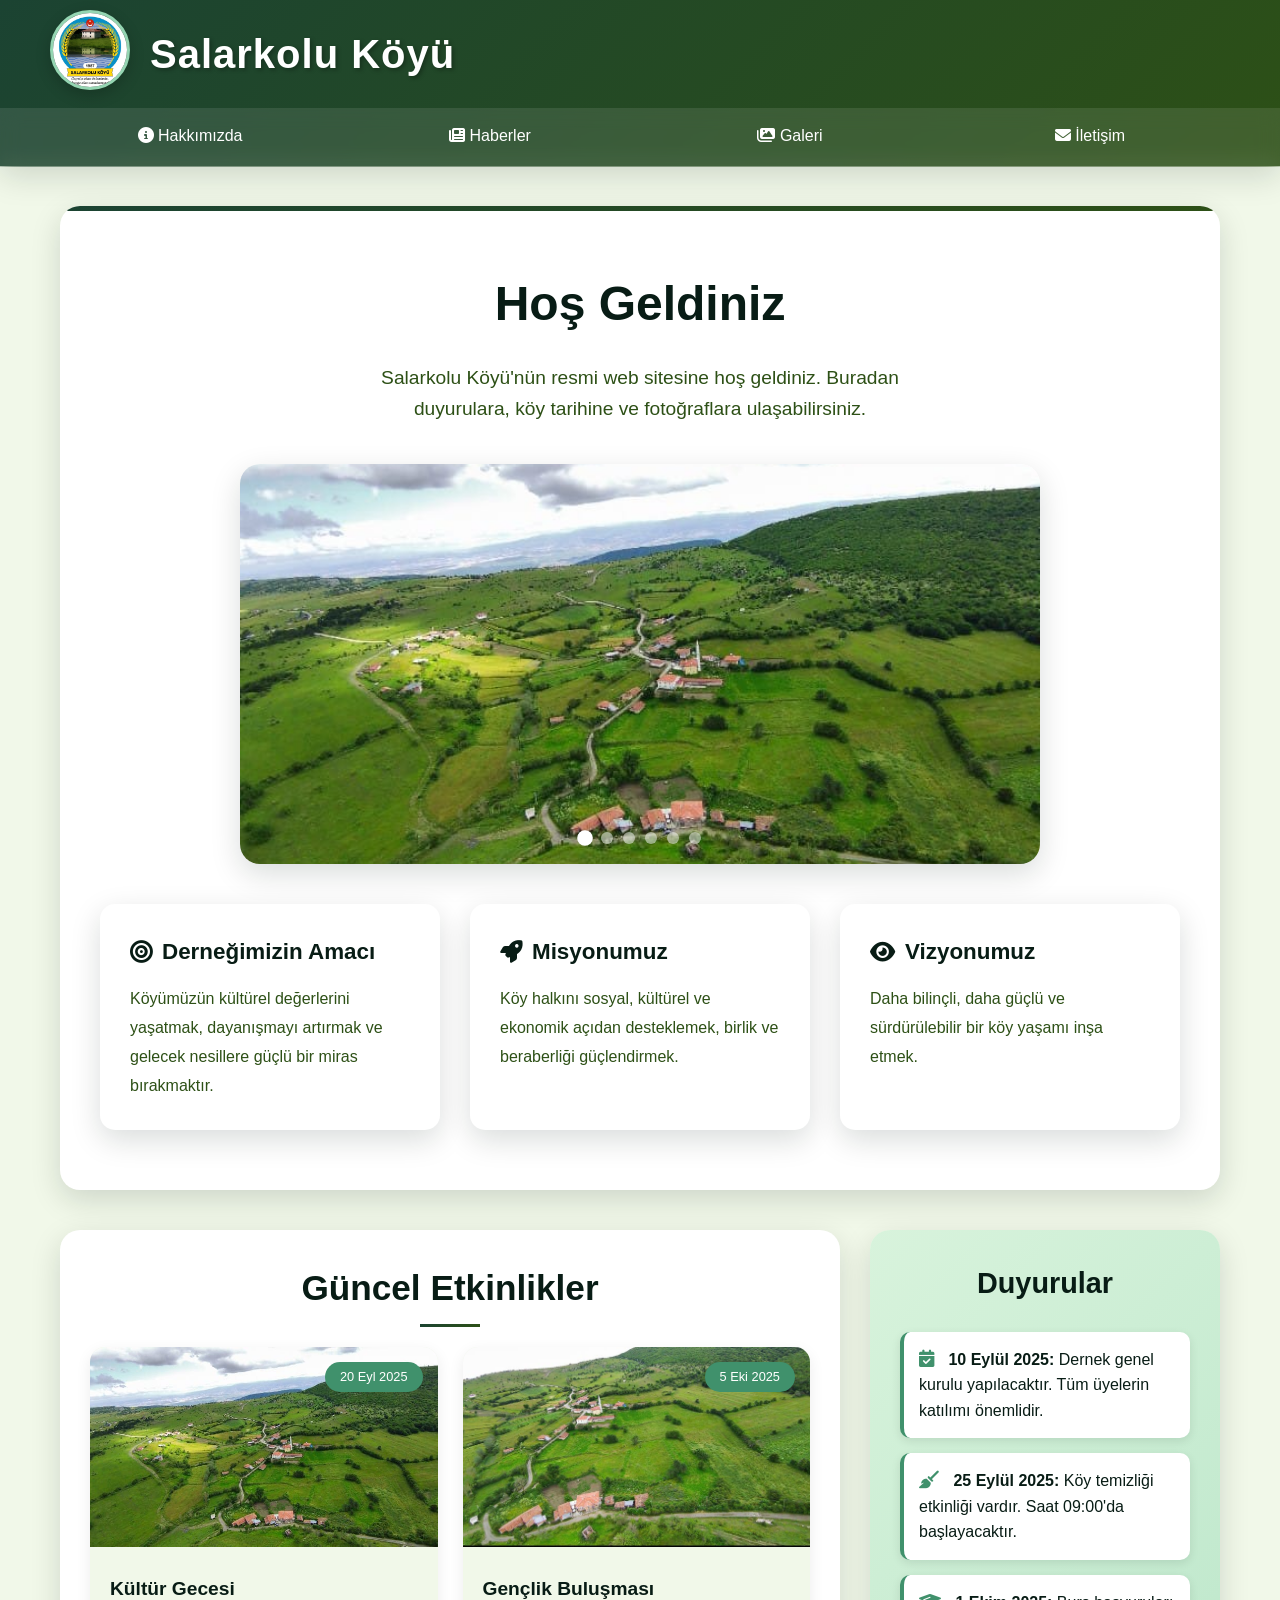
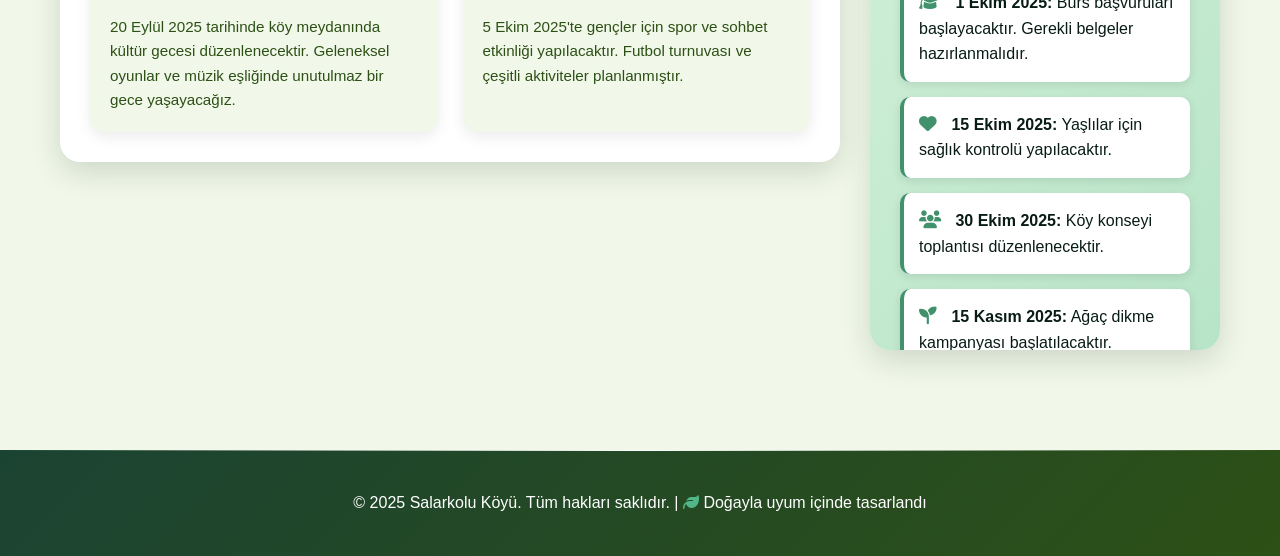
<file: index.html>
<!DOCTYPE html>
<html lang="tr">
<head>
    <meta charset="UTF-8">
    <meta name="viewport" content="width=device-width, initial-scale=1.0">
    <title>Salarkolu Köyü - Resmi Web Sitesi</title>
    <link href="https://cdnjs.cloudflare.com/ajax/libs/font-awesome/6.4.0/css/all.min.css" rel="stylesheet">
    <link rel="stylesheet" href="anasayfa.css">
</head>
<body>
    <!-- Loading Screen -->
    <div class="loading-screen" id="loadingScreen">
        <div class="spinner"></div>
    </div>

    
 

    <header>
        <div class="header-top">
    <!-- LOGO -->
<a href="index.html">
    <img src="img/logo.jpg" alt="Salarkolu Köyü Logo" class="logo">
</a>

    
    <div class="site-title">
        <h1>Salarkolu Köyü</h1>
    </div>
    
    <button class="mobile-menu-toggle" id="mobileMenuToggle">
        <i class="fas fa-bars"></i>
    </button>
</div>


        <nav>
            <ul id="navMenu">
                <li class="dropdown">
                    <a href="hakkımızda.html"><i class="fas fa-info-circle"></i> Hakkımızda</a>
                </li>
                <li class="dropdown">
                    <a href="haberler.html"><i class="fas fa-newspaper"></i> Haberler</a>
                </li>
                <li class="dropdown">
                    <a href="galeri.html"><i class="fas fa-images"></i> Galeri</a>
                </li>
                <li><a href="iletişim.html"><i class="fas fa-envelope"></i> İletişim</a></li>
            </ul>
        </nav>
    </header>

    <main>
        <section class="hero fade-in">
            <h2>Hoş Geldiniz</h2>
            <p>Salarkolu Köyü'nün resmi web sitesine hoş geldiniz. Buradan duyurulara, köy tarihine ve fotoğraflara ulaşabilirsiniz.</p>
            
            <!-- ANA SAYFA SLIDER FOTOĞRAFLARI GÜNCELLENDİ -->
            <div class="slider">
                <div class="slider-container" id="sliderContainer">
                    <div class="slide active">
                        <img src="img/foto1.jpg" alt="Köy Manzarası 1">
                    </div>
                    <div class="slide">
                        <img src="img/foto2.jpg" alt="Köy Manzarası 2">
                    </div>
                    <div class="slide">
                        <img src="img/foto3.jpg" alt="Köy Manzarası 3">
                    </div>
                    <div class="slide">
                        <img src="img/foto4.jpg" alt="Köy Manzarası 4">
                    </div>
                    <div class="slide">
                        <img src="img/foto5.jpg" alt="Köy Manzarası 5">
                    </div>
                    <div class="slide">
                        <img src="img/foto6.jpg" alt="Köy Manzarası 6">
                    </div>
                </div>
                
                <button class="slider-arrow prev" id="prevSlide">
                    <i class="fas fa-chevron-left"></i>
                </button>
                <button class="slider-arrow next" id="nextSlide">
                    <i class="fas fa-chevron-right"></i>
                </button>
                
                <div class="slider-nav" id="sliderNav"></div>
            </div>

            <div class="about-association fade-in">
                <div class="about-card">
                    <h3><i class="fas fa-bullseye"></i> Derneğimizin Amacı</h3>
                    <p>Köyümüzün kültürel değerlerini yaşatmak, dayanışmayı artırmak ve gelecek nesillere güçlü bir miras bırakmaktır.</p>
                </div>

                <div class="about-card">
                    <h3><i class="fas fa-rocket"></i> Misyonumuz</h3>
                    <p>Köy halkını sosyal, kültürel ve ekonomik açıdan desteklemek, birlik ve beraberliği güçlendirmek.</p>
                </div>

                <div class="about-card">
                    <h3><i class="fas fa-eye"></i> Vizyonumuz</h3>
                    <p>Daha bilinçli, daha güçlü ve sürdürülebilir bir köy yaşamı inşa etmek.</p>
                </div>
            </div>
        </section>

        <div class="content-grid">
            <section class="news fade-in">
                <h2>Güncel Etkinlikler</h2>
                <div class="news-container">
                    <article class="news-card" style="position: relative;">
                        <div class="news-card-date">20 Eyl 2025</div>
                        <img src="img/foto1.jpg" alt="Kültür Gecesi">
                        <div class="news-card-content">
                            <h3>Kültür Gecesi</h3>
                            <p>20 Eylül 2025 tarihinde köy meydanında kültür gecesi düzenlenecektir. Geleneksel oyunlar ve müzik eşliğinde unutulmaz bir gece yaşayacağız.</p>
                        </div>
                    </article>

                    <article class="news-card" style="position: relative;">
                        <div class="news-card-date">5 Eki 2025</div>
                        <img src="img/foto2.jpg" alt="Gençlik Buluşması">
                        <div class="news-card-content">
                            <h3>Gençlik Buluşması</h3>
                            <p>5 Ekim 2025'te gençler için spor ve sohbet etkinliği yapılacaktır. Futbol turnuvası ve çeşitli aktiviteler planlanmıştır.</p>
                        </div>
                    </article>
                </div>
            </section>

            <aside class="announcements fade-in">
                <h2>Duyurular</h2>
                <ul>
                    <li>
                        <i class="fas fa-calendar-check"></i>
                        <strong>10 Eylül 2025:</strong> Dernek genel kurulu yapılacaktır. Tüm üyelerin katılımı önemlidir.
                    </li>
                    <li>
                        <i class="fas fa-broom"></i>
                        <strong>25 Eylül 2025:</strong> Köy temizliği etkinliği vardır. Saat 09:00'da başlayacaktır.
                    </li>
                    <li>
                        <i class="fas fa-graduation-cap"></i>
                        <strong>1 Ekim 2025:</strong> Burs başvuruları başlayacaktır. Gerekli belgeler hazırlanmalıdır.
                    </li>
                    <li>
                        <i class="fas fa-heart"></i>
                        <strong>15 Ekim 2025:</strong> Yaşlılar için sağlık kontrolü yapılacaktır.
                    </li>
                    <li>
                        <i class="fas fa-users"></i>
                        <strong>30 Ekim 2025:</strong> Köy konseyi toplantısı düzenlenecektir.
                    </li>
                    <li>
                        <i class="fas fa-seedling"></i>
                        <strong>15 Kasım 2025:</strong> Ağaç dikme kampanyası başlatılacaktır.
                    </li>
                </ul>
            </aside>
        </div>
    </main>

    <footer>
        <p>&copy; 2025 Salarkolu Köyü. Tüm hakları saklıdır. | <i class="fas fa-leaf" style="color: #52b788;"></i> Doğayla uyum içinde tasarlandı</p>
    </footer>

    <script src="script.js"></script>
</body>
</html>
</file>
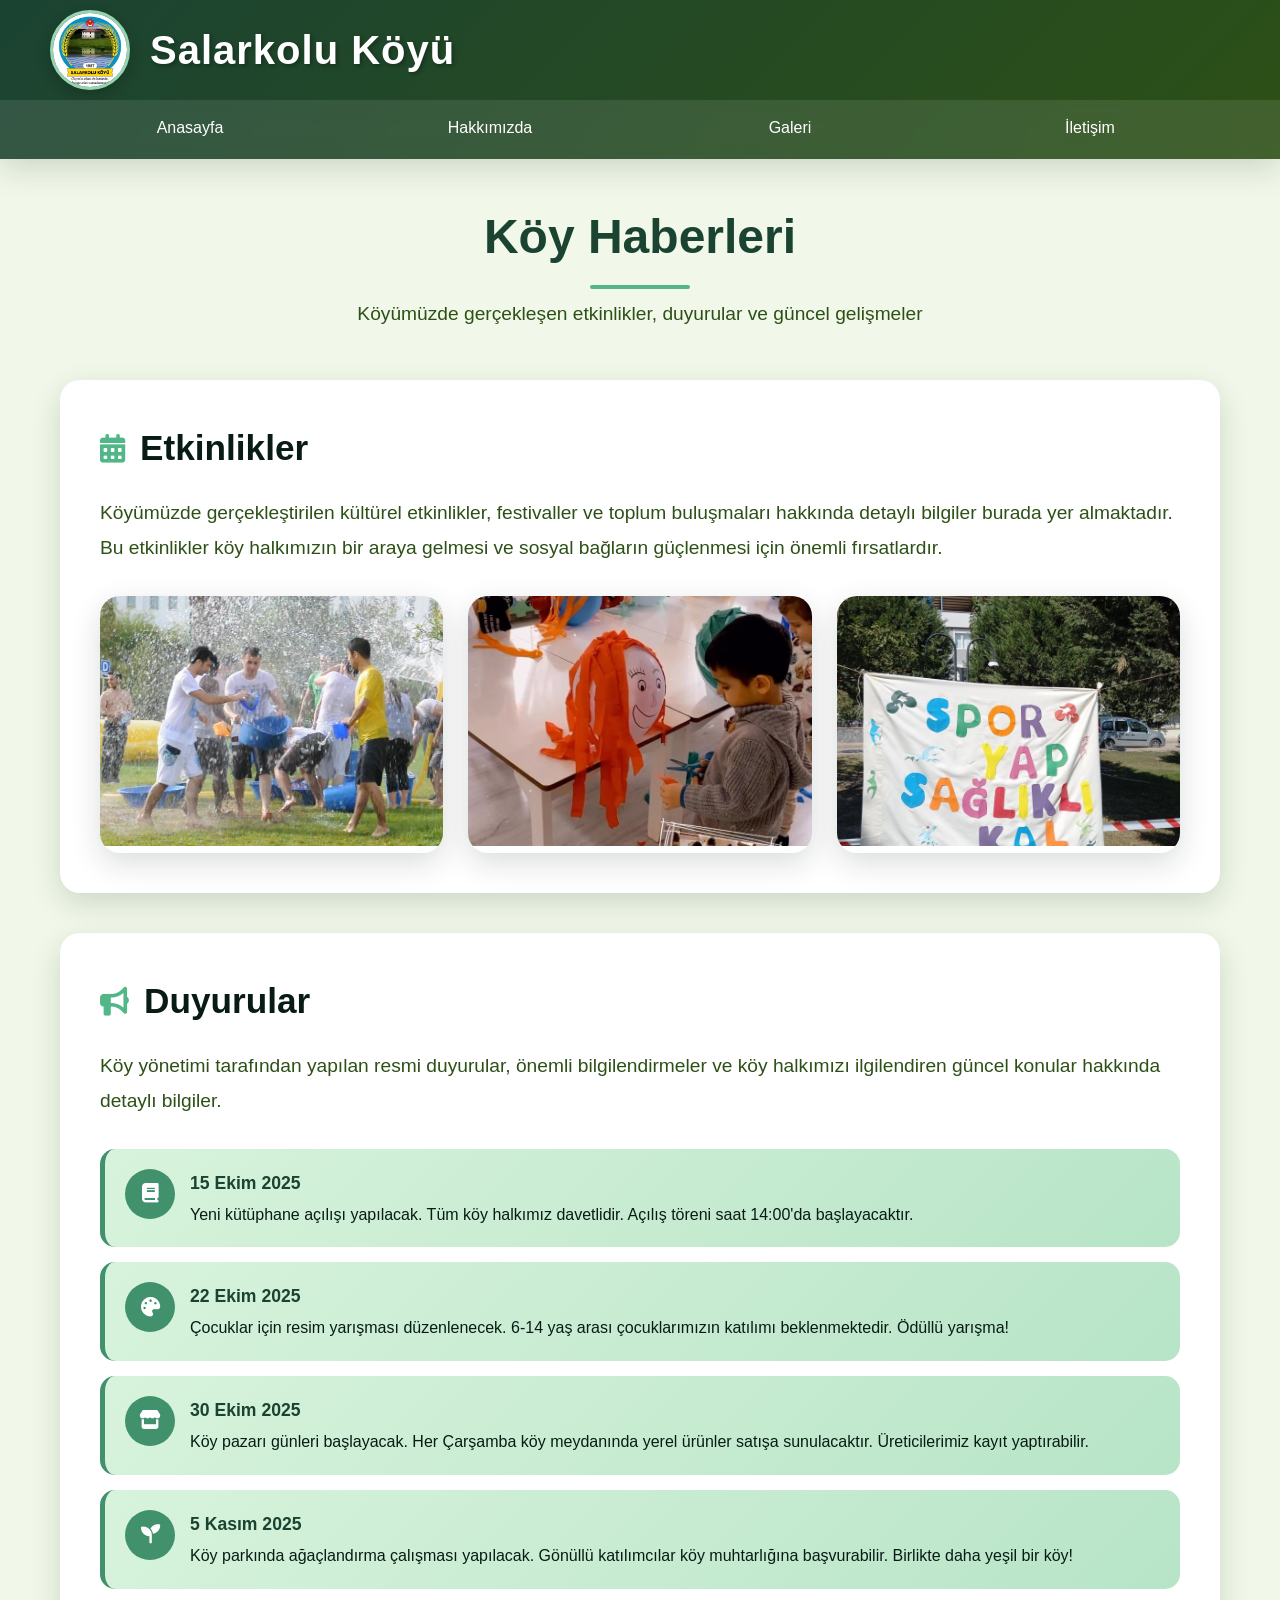
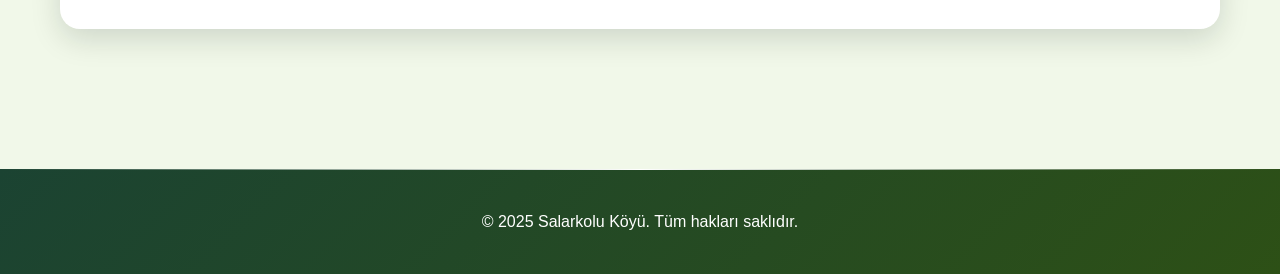
<file: haberler.html>
<!DOCTYPE html>
<html lang="tr">
<head>
    <meta charset="UTF-8">
    <meta name="viewport" content="width=device-width, initial-scale=1.0">
    <title>Salarkolu Köyü - Haberler</title>
    <link rel="stylesheet" href="haberler.css">
    <link href="https://cdnjs.cloudflare.com/ajax/libs/font-awesome/6.4.0/css/all.min.css" rel="stylesheet">
</head>
<body>

    <!-- ====== HEADER ====== -->
    <header>
        <div class="header-top">
            <img src="img/logo.jpg" alt="Salarkolu Köyü Logo" class="logo">
            <div class="site-title">
                <h1>Salarkolu Köyü</h1>
            </div>
            <button class="mobile-menu-toggle" onclick="toggleMenu()"><i class="fas fa-bars"></i></button>
        </div>

        <nav>
            <ul id="nav-menu">
                <li><a href="index.html">Anasayfa</a></li>
                <li><a href="hakkımızda.html">Hakkımızda</a></li>
                
                <li><a href="galeri.html">Galeri</a></li>
                <li><a href="iletişim.html">İletişim</a></li>
            </ul>
        </nav>
    </header>

    <!-- ====== MAIN CONTENT ====== -->
    <main>
        <div class="page-title">
            <h2>Köy Haberleri</h2>
            <p>Köyümüzde gerçekleşen etkinlikler, duyurular ve güncel gelişmeler</p>
        </div>

        <!-- Etkinlikler Bölümü -->
        <section id="etkinlikler" class="fade-in">
            <h3><i class="fas fa-calendar-alt"></i>Etkinlikler</h3>
            <p>Köyümüzde gerçekleştirilen kültürel etkinlikler, festivaller ve toplum buluşmaları hakkında detaylı bilgiler burada yer almaktadır. Bu etkinlikler köy halkımızın bir araya gelmesi ve sosyal bağların güçlenmesi için önemli fırsatlardır.</p>
            
            <div class="photo-grid">
                <div class="photo-item">
                    <img src="img/etkinlik1.jpg" alt="Bahar Festivali">
                    <div class="photo-overlay">
                        <h4>Bahar Festivali</h4>
                        <p>Köy meydanında gerçekleşen geleneksel bahar festivali</p>
                    </div>
                </div>
                <div class="photo-item">
                    <img src="img/etkinlik2.jpg" alt="Çocuk Şenliği">
                    <div class="photo-overlay">
                        <h4>Çocuk Şenliği</h4>
                        <p>Çocuklarımız için düzenlenen özel eğlence programı</p>
                    </div>
                </div>
                <div class="photo-item">
                    <img src="img/etkinlik3.jpg" alt="Spor Turnuvası">
                    <div class="photo-overlay">
                        <h4>Spor Turnuvası</h4>
                        <p>Köyler arası futbol turnuvası final maçı</p>
                    </div>
                </div>
            </div>
        </section>

        <!-- Duyurular Bölümü -->
        <section id="duyurular" class="fade-in">
            <h3><i class="fas fa-bullhorn"></i>Duyurular</h3>
            <p>Köy yönetimi tarafından yapılan resmi duyurular, önemli bilgilendirmeler ve köy halkımızı ilgilendiren güncel konular hakkında detaylı bilgiler.</p>
            
            <ul class="duyuru-list">
                <li>
                    <div class="duyuru-item">
                        <div class="duyuru-icon">
                            <i class="fas fa-book"></i>
                        </div>
                        <div class="duyuru-content">
                            <div class="duyuru-date">15 Ekim 2025</div>
                            <div class="duyuru-text">Yeni kütüphane açılışı yapılacak. Tüm köy halkımız davetlidir. Açılış töreni saat 14:00'da başlayacaktır.</div>
                        </div>
                    </div>
                </li>
                <li>
                    <div class="duyuru-item">
                        <div class="duyuru-icon">
                            <i class="fas fa-palette"></i>
                        </div>
                        <div class="duyuru-content">
                            <div class="duyuru-date">22 Ekim 2025</div>
                            <div class="duyuru-text">Çocuklar için resim yarışması düzenlenecek. 6-14 yaş arası çocuklarımızın katılımı beklenmektedir. Ödüllü yarışma!</div>
                        </div>
                    </div>
                </li>
                <li>
                    <div class="duyuru-item">
                        <div class="duyuru-icon">
                            <i class="fas fa-store"></i>
                        </div>
                        <div class="duyuru-content">
                            <div class="duyuru-date">30 Ekim 2025</div>
                            <div class="duyuru-text">Köy pazarı günleri başlayacak. Her Çarşamba köy meydanında yerel ürünler satışa sunulacaktır. Üreticilerimiz kayıt yaptırabilir.</div>
                        </div>
                    </div>
                </li>
                <li>
                    <div class="duyuru-item">
                        <div class="duyuru-icon">
                            <i class="fas fa-seedling"></i>
                        </div>
                        <div class="duyuru-content">
                            <div class="duyuru-date">5 Kasım 2025</div>
                            <div class="duyuru-text">Köy parkında ağaçlandırma çalışması yapılacak. Gönüllü katılımcılar köy muhtarlığına başvurabilir. Birlikte daha yeşil bir köy!</div>
                        </div>
                    </div>
                </li>
            </ul>
        </section>
    </main>

    <!-- ====== FOOTER ====== -->
    <footer>
        <p>&copy; 2025 Salarkolu Köyü. Tüm hakları saklıdır.</p>
    </footer>

    <script>
        // Mobile menu toggle
        function toggleMenu() {
            const navMenu = document.getElementById('nav-menu');
            navMenu.classList.toggle('active');
        }

        // Smooth scroll for anchor links
        document.querySelectorAll('a[href^="#"]').forEach(anchor => {
            anchor.addEventListener('click', function (e) {
                e.preventDefault();
                const target = document.querySelector(this.getAttribute('href'));
                if (target) {
                    target.scrollIntoView({
                        behavior: 'smooth',
                        block: 'start'
                    });
                }
            });
        });

        // Fade in animation on scroll
        const observerOptions = {
            threshold: 0.1,
            rootMargin: '0px 0px -50px 0px'
        };

        const observer = new IntersectionObserver(function(entries) {
            entries.forEach(entry => {
                if (entry.isIntersecting) {
                    entry.target.classList.add('visible');
                }
            });
        }, observerOptions);

        document.querySelectorAll('.fade-in').forEach(el => {
            observer.observe(el);
        });

        // Close mobile menu when clicking outside
        document.addEventListener('click', function(event) {
            const navMenu = document.getElementById('nav-menu');
            const menuToggle = document.querySelector('.mobile-menu-toggle');
            
            if (!navMenu.contains(event.target) && !menuToggle.contains(event.target)) {
                navMenu.classList.remove('active');
            }
        });
    </script>

</body>
</html>
</file>
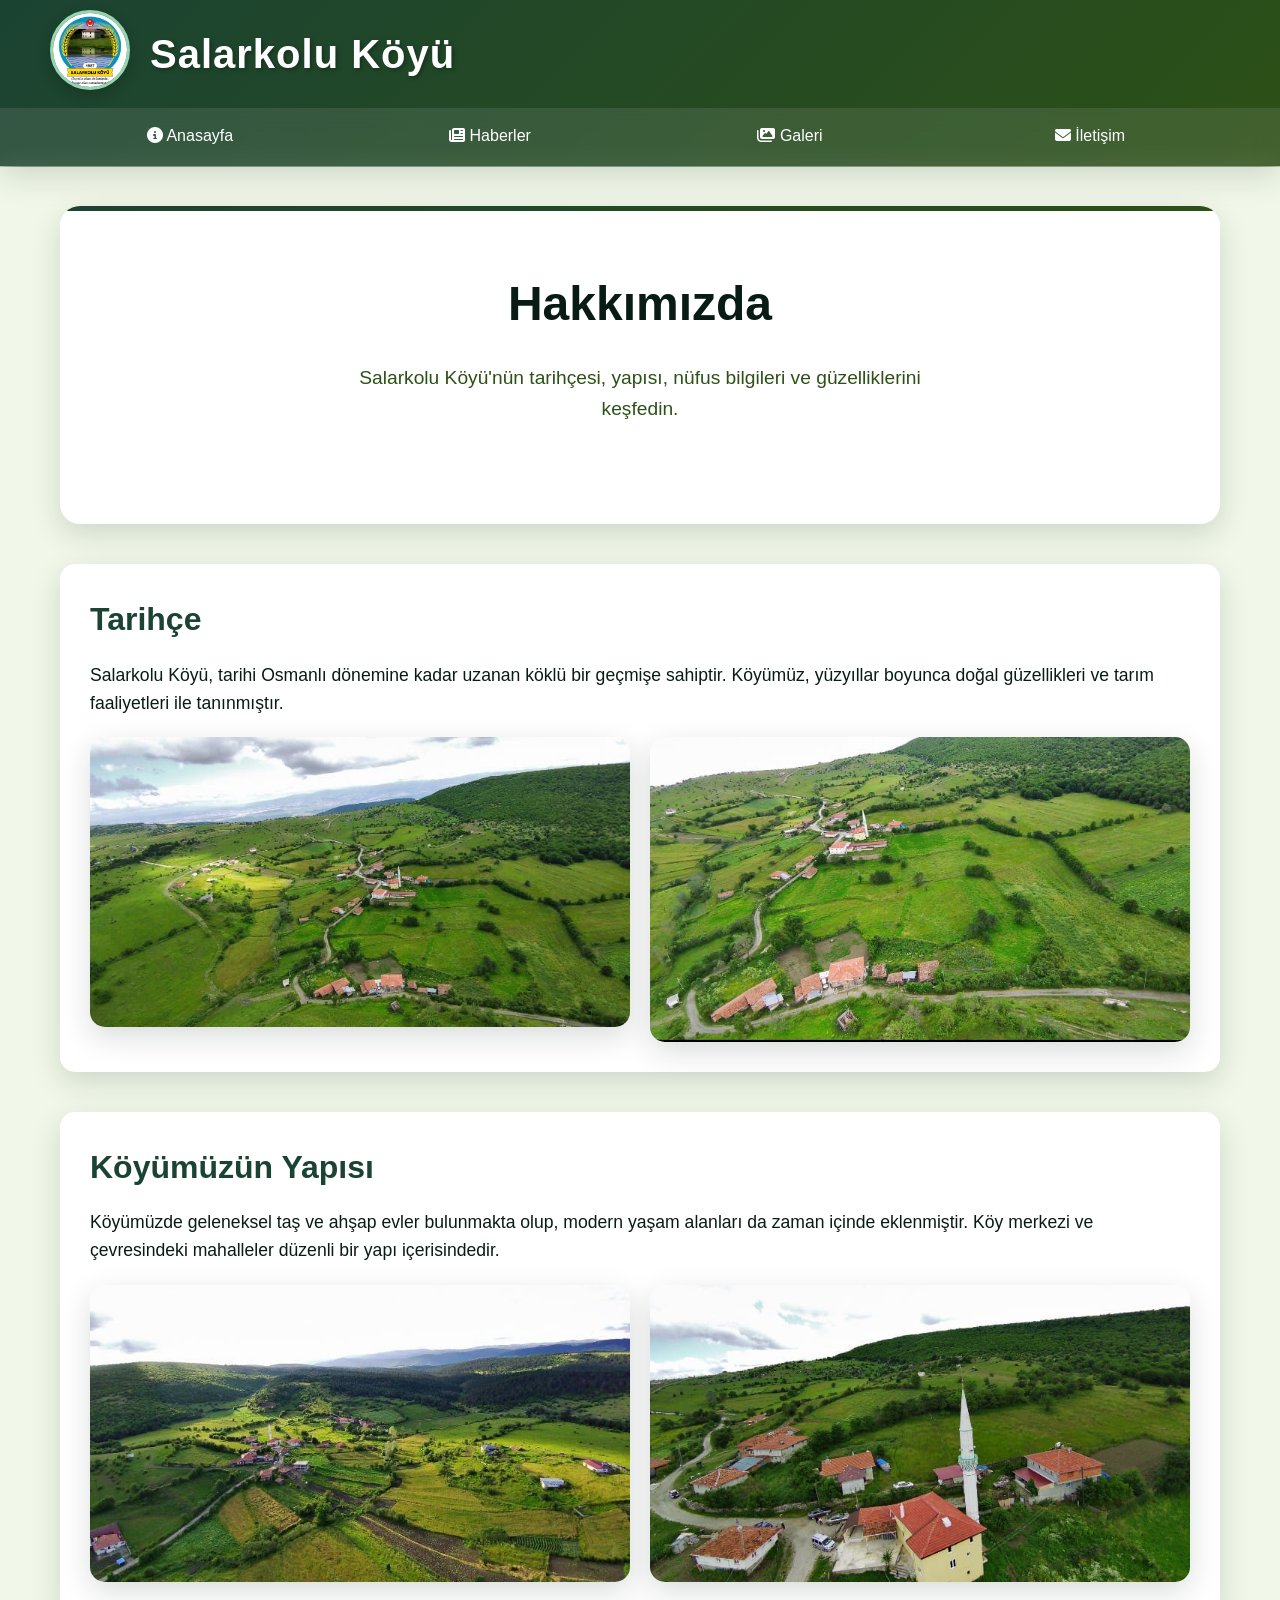
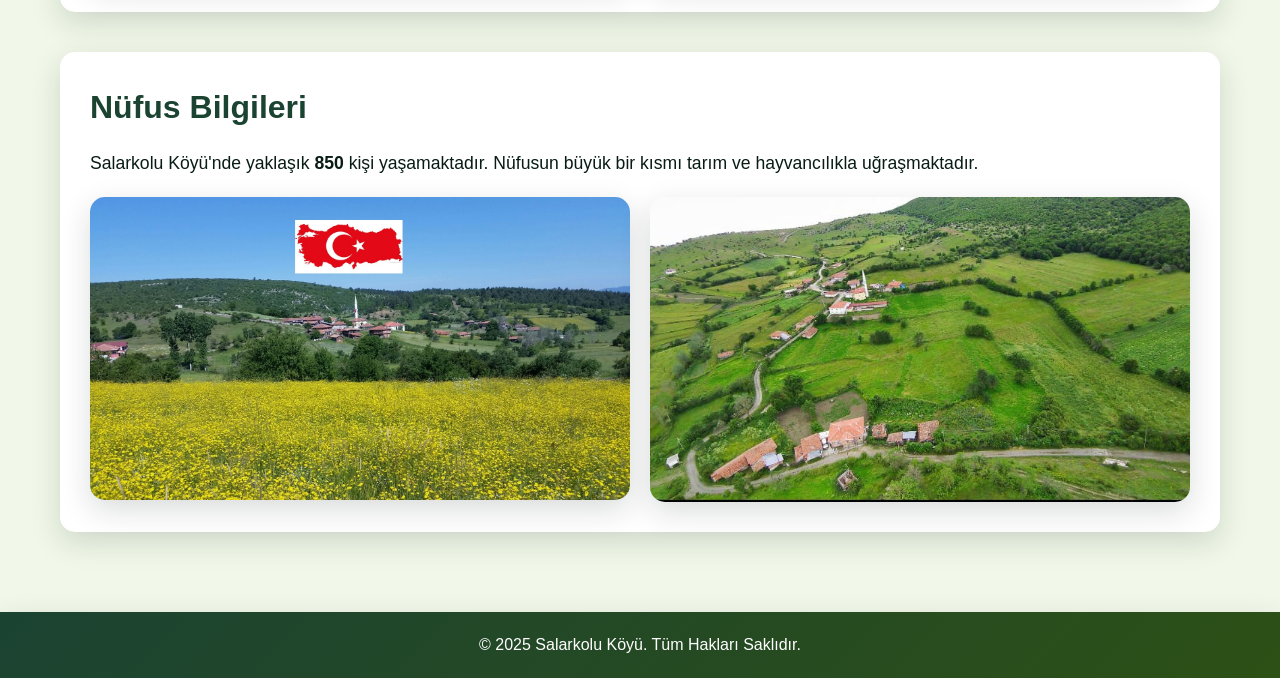
<file: hakkımızda.html>
<!DOCTYPE html>
<html lang="tr">
<head>
    <meta charset="UTF-8">
    <meta name="viewport" content="width=device-width, initial-scale=1.0">
    <title>Salarkolu Köyü - Resmi Web Sitesi</title>
    <link href="https://cdnjs.cloudflare.com/ajax/libs/font-awesome/6.4.0/css/all.min.css" rel="stylesheet">
    <link rel="stylesheet" href="hakkımızda.css">
</head>
<body>
    <!-- Loading Screen -->
    <div class="loading-screen" id="loadingScreen">
        <div class="spinner"></div>
    </div>

    
 

    <header>
        <div class="header-top">
    <!-- LOGO -->
<a href="index.html">
    <img src="img/logo.jpg" alt="Salarkolu Köyü Logo" class="logo">
</a>

    
    <div class="site-title">
        <h1>Salarkolu Köyü</h1>
    </div>
    
    <button class="mobile-menu-toggle" id="mobileMenuToggle">
        <i class="fas fa-bars"></i>
    </button>
</div>


        <nav>
            <ul id="navMenu">
                <li class="dropdown">
                    <a href="index.html"><i class="fas fa-info-circle"></i> Anasayfa</a>
                </li>
                <li class="dropdown">
                    <a href="haberler.html"><i class="fas fa-newspaper"></i> Haberler</a>
                </li>
                <li class="dropdown">
                    <a href="galeri.html"><i class="fas fa-images"></i> Galeri</a>
                </li>
                <li><a href="iletişim.html"><i class="fas fa-envelope"></i> İletişim</a></li>
            </ul>
        </nav>
    </header>


    <!-- Main Content -->
    <main>
        <section class="hero">
            <h2>Hakkımızda</h2>
            <p>Salarkolu Köyü'nün tarihçesi, yapısı, nüfus bilgileri ve güzelliklerini keşfedin.</p>
        </section>

        <section class="history">
            <h3>Tarihçe</h3>
            <p>
                Salarkolu Köyü, tarihi Osmanlı dönemine kadar uzanan köklü bir geçmişe sahiptir. 
                Köyümüz, yüzyıllar boyunca doğal güzellikleri ve tarım faaliyetleri ile tanınmıştır.
            </p>
            <div class="photo-grid">
                <img src="img/foto1.jpg" alt="Tarih Fotoğraf 1">
                <img src="img/foto2.jpg" alt="Tarih Fotoğraf 2">
            </div>
        </section>

        <section class="structure">
            <h3>Köyümüzün Yapısı</h3>
            <p>
                Köyümüzde geleneksel taş ve ahşap evler bulunmakta olup, 
                modern yaşam alanları da zaman içinde eklenmiştir. 
                Köy merkezi ve çevresindeki mahalleler düzenli bir yapı içerisindedir.
            </p>
            <div class="photo-grid">
                <img src="img/foto3.jpg" alt="Ev Yapısı 1">
                <img src="img/foto4.jpg" alt="Ev Yapısı 2">
            </div>
        </section>

        <section class="population">
            <h3>Nüfus Bilgileri</h3>
            <p>
                Salarkolu Köyü'nde yaklaşık <strong>850</strong> kişi yaşamaktadır. 
                Nüfusun büyük bir kısmı tarım ve hayvancılıkla uğraşmaktadır.
            </p>
            <div class="photo-grid">
                <img src="img/foto5.jpg" alt="Köyden Manzara 1">
                <img src="img/foto2.jpg" alt="Köyden Manzara 2">
            </div>
        </section>
    </main>

    <footer>
        <p>&copy; 2025 Salarkolu Köyü. Tüm Hakları Saklıdır.</p>
    </footer>

    <script>
        // Loading ekranını gizle
        window.addEventListener("load", function() {
            document.getElementById("loadingScreen").style.display = "none";
        });

        // Mobil menü toggle
        const mobileToggle = document.getElementById('mobileMenuToggle');
        const navMenu = document.getElementById('navMenu');
        mobileToggle.addEventListener('click', () => {
            navMenu.classList.toggle('active');
        });
    </script>
</body>
</html>
</file>
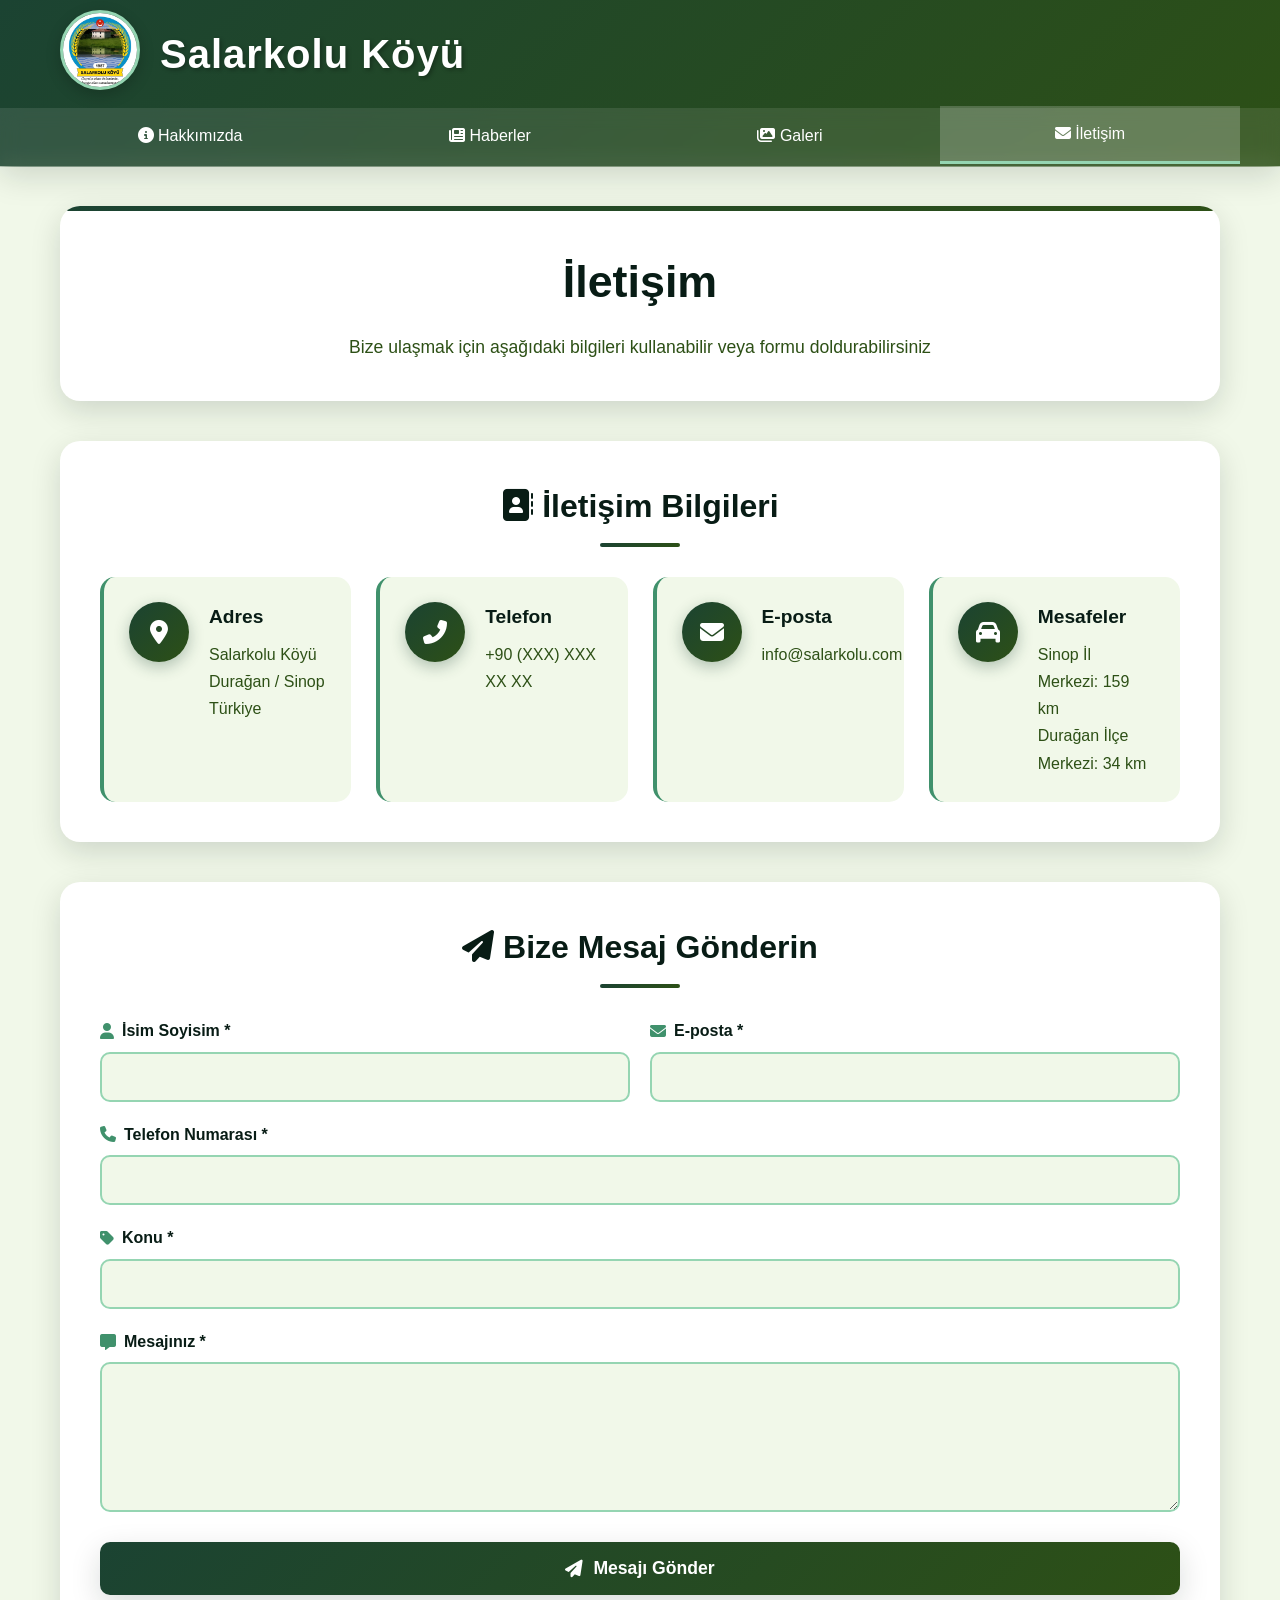
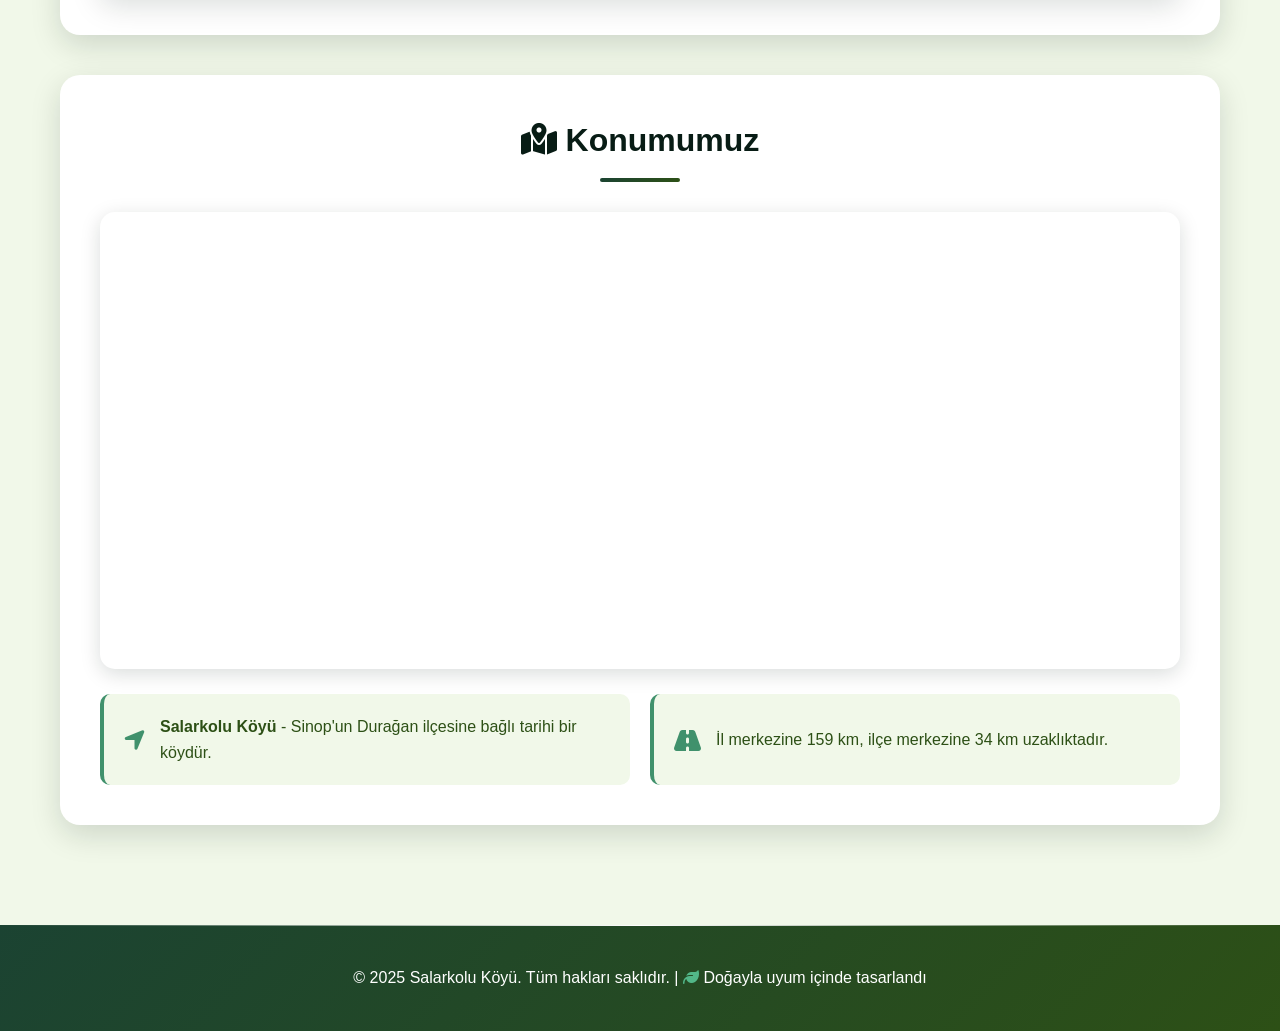
<file: iletişim.html>
<!DOCTYPE html>
<html lang="tr">
<head>
    <meta charset="UTF-8">
    <meta name="viewport" content="width=device-width, initial-scale=1.0">
    <title>Salarkolu Köyü - İletişim</title>
    <link href="https://cdnjs.cloudflare.com/ajax/libs/font-awesome/6.4.0/css/all.min.css" rel="stylesheet">
    <link rel="stylesheet" href="iletişim.css">
</head>
<body>
    <!-- Loading Screen -->
    <div class="loading-screen" id="loadingScreen">
        <div class="spinner"></div>
    </div>

    <!-- HEADER -->
    <header>
        <div class="header-top">
            <a href="index.html">
                <img src="img/logo.jpg" alt="Salarkolu Köyü Logo" class="logo">
            </a>
            
            <div class="site-title">
                <h1>Salarkolu Köyü</h1>
            </div>
            
            <button class="mobile-menu-toggle" id="mobileMenuToggle">
                <i class="fas fa-bars"></i>
            </button>
        </div>

        <nav>
            <ul id="navMenu">
                <li class="dropdown">
                    <a href="hakkımızda.html"><i class="fas fa-info-circle"></i> Hakkımızda</a>
                </li>
                <li class="dropdown">
                    <a href="haberler.html"><i class="fas fa-newspaper"></i> Haberler</a>
                </li>
                <li class="dropdown">
                    <a href="galeri.html"><i class="fas fa-images"></i> Galeri</a>
                </li>
                <li class="active">
                    <a href="iletişim.html" class="active"><i class="fas fa-envelope"></i> İletişim</a>
                </li>
            </ul>
        </nav>
    </header>

    <!-- MAIN CONTENT -->
    <main>
        <section class="page-header fade-in">
            <h2>İletişim</h2>
            <p>Bize ulaşmak için aşağıdaki bilgileri kullanabilir veya formu doldurabilirsiniz</p>
        </section>

        <div class="contact-container">
            <!-- İletişim Bilgileri -->
            <section class="contact-info-section fade-in">
                <h2><i class="fas fa-address-book"></i> İletişim Bilgileri</h2>
                
                <div class="info-cards">
                    <div class="info-card">
                        <div class="info-icon">
                            <i class="fas fa-map-marker-alt"></i>
                        </div>
                        <div class="info-content">
                            <h3>Adres</h3>
                            <p>Salarkolu Köyü<br>
                            Durağan / Sinop<br>
                            Türkiye</p>
                        </div>
                    </div>

                    <div class="info-card">
                        <div class="info-icon">
                            <i class="fas fa-phone-alt"></i>
                        </div>
                        <div class="info-content">
                            <h3>Telefon</h3>
                            <p>+90 (XXX) XXX XX XX</p>
                        </div>
                    </div>

                    <div class="info-card">
                        <div class="info-icon">
                            <i class="fas fa-envelope"></i>
                        </div>
                        <div class="info-content">
                            <h3>E-posta</h3>
                            <p>info@salarkolu.com</p>
                        </div>
                    </div>

                    <div class="info-card">
                        <div class="info-icon">
                            <i class="fas fa-car"></i>
                        </div>
                        <div class="info-content">
                            <h3>Mesafeler</h3>
                            <p>Sinop İl Merkezi: 159 km<br>
                            Durağan İlçe Merkezi: 34 km</p>
                        </div>
                    </div>
                </div>
            </section>

            <!-- İletişim Formu -->
            <section class="contact-form-section fade-in">
                <h2><i class="fas fa-paper-plane"></i> Bize Mesaj Gönderin</h2>
                
                <div class="success-message" id="successMessage">
                    <i class="fas fa-check-circle"></i>
                    <p>Mesajınız başarıyla gönderildi! En kısa sürede size dönüş yapacağız.</p>
                </div>

                <form id="contactForm" class="contact-form">
                    <div class="form-row">
                        <div class="form-group">
                            <label for="name">
                                <i class="fas fa-user"></i> İsim Soyisim *
                            </label>
                            <input type="text" id="name" name="name" required>
                        </div>

                        <div class="form-group">
                            <label for="email">
                                <i class="fas fa-envelope"></i> E-posta *
                            </label>
                            <input type="email" id="email" name="email" required>
                        </div>
                    </div>

                    <div class="form-group">
                        <label for="phone">
                            <i class="fas fa-phone"></i> Telefon Numarası *
                        </label>
                        <input type="tel" id="phone" name="phone" required>
                    </div>

                    <div class="form-group">
                        <label for="subject">
                            <i class="fas fa-tag"></i> Konu *
                        </label>
                        <input type="text" id="subject" name="subject" required>
                    </div>

                    <div class="form-group">
                        <label for="message">
                            <i class="fas fa-comment-alt"></i> Mesajınız *
                        </label>
                        <textarea id="message" name="message" rows="6" required></textarea>
                    </div>

                    <button type="submit" class="submit-btn">
                        <i class="fas fa-paper-plane"></i> Mesajı Gönder
                    </button>
                </form>
            </section>

            <!-- Harita Bölümü -->
            <section class="map-section fade-in">
                <h2><i class="fas fa-map-marked-alt"></i> Konumumuz</h2>
                
                <div class="map-wrapper">
                    <iframe 
                        src="https://www.google.com/maps/embed?pb=!1m18!1m12!1m3!1d3068.8866989847644!2d35.2658432!3d41.3223386!2m3!1f0!2f0!3f0!3m2!1i1024!2i768!4f13.1!3m3!1m2!1s0x40866d23d7dbca41%3A0x26c170010c1bfa40!2sSalarkolu%2C%2057702%20Salarkolu%2FDura%C4%9Fan%2FSinop!5e0!3m2!1sen!2str!4v1727622000000!5m2!1sen!2str"
                        allowfullscreen="" 
                        loading="lazy" 
                        referrerpolicy="no-referrer-when-downgrade">
                    </iframe>
                </div>
                
                <div class="location-details">
                    <div class="location-detail">
                        <i class="fas fa-location-arrow"></i>
                        <p><strong>Salarkolu Köyü</strong> - Sinop'un Durağan ilçesine bağlı tarihi bir köydür.</p>
                    </div>
                    <div class="location-detail">
                        <i class="fas fa-road"></i>
                        <p>İl merkezine 159 km, ilçe merkezine 34 km uzaklıktadır.</p>
                    </div>
                </div>
            </section>
        </div>
    </main>

    <!-- FOOTER -->
    <footer>
        <p>&copy; 2025 Salarkolu Köyü. Tüm hakları saklıdır. | <i class="fas fa-leaf" style="color: #52b788;"></i> Doğayla uyum içinde tasarlandı</p>
    </footer>

    <script src="iletişimsayfası.js"></script>
</body>
</html>
</file>
<file: anasayfa.css>
:root {
    --primary-color: #1b4332;
    --secondary-color: #2d5016;
    --accent-color: #52b788;
    --success-color: #40916c;
    --light-green: #95d5b2;
    --dark-green: #081c15;
    --light-bg: #f1f8e9;
    --dark-text: #081c15;
    --light-text: #2d5016;
    --white: #ffffff;
    --shadow: 0 10px 30px rgba(8,28,21,0.15);
    --shadow-hover: 0 20px 40px rgba(8,28,21,0.2);
    --gradient: linear-gradient(135deg, #1b4332 0%, #2d5016 100%);
    --gradient-green: linear-gradient(135deg, #d8f3dc 0%, #b7e4c7 100%);
    --gradient-light: linear-gradient(135deg, #95d5b2 0%, #74c69d 100%);
}

* {
    margin: 0;
    padding: 0;
    box-sizing: border-box;
}

body {
    font-family: 'Segoe UI', Tahoma, Geneva, Verdana, sans-serif;
    line-height: 1.6;
    color: var(--dark-text);
    background-color: var(--light-bg);
    overflow-x: hidden;
}

/* ==================== LOGO VE HEADER ==================== */
header {
    background: var(--gradient);
    color: var(--white);
    position: sticky;
    top: 0;
    z-index: 100;
    box-shadow: var(--shadow);
}

.header-top {
    display: flex;
    align-items: center;
    gap: 20px;
    padding: 10px;
    max-width: 1200px;
    margin: 0 auto;
}

.logo {
    width: 80px;
    height: 80px;
    border-radius: 50%;
    object-fit: cover;
    border: 3px solid var(--light-green);
    box-shadow: 0 5px 15px rgba(0,0,0,0.2);
    animation: fadeInLeft 1s ease-out;
}

.site-title h1 {
    font-size: 2.5rem;
    font-weight: 700;
    letter-spacing: 1px;
    text-shadow: 2px 2px 4px rgba(0,0,0,0.3);
    animation: fadeInRight 1s ease-out;
}

/* Navigation */
nav {
    background: rgba(255,255,255,0.1);
    backdrop-filter: blur(10px);
}

nav ul {
    list-style: none;
    display: flex;
    gap: 0;
    max-width: 1200px;
    margin: 0 auto;
    padding: 0;
}

nav ul li {
    position: relative;
    flex: 1;
}

nav ul li a {
    color: var(--white);
    text-decoration: none;
    padding: 15px 20px;
    display: block;
    text-align: center;
    font-weight: 500;
    transition: all 0.3s ease;
    border-bottom: 3px solid transparent;
}

nav ul li:hover > a,
nav ul li.active > a {
    background: rgba(255,255,255,0.2);
    border-bottom-color: var(--light-green);
    transform: translateY(-2px);
}

.dropdown-content {
    position: absolute;
    top: 100%;
    left: 0;
    right: 0;
    background: var(--white);
    box-shadow: var(--shadow);
    border-radius: 0 0 10px 10px;
    opacity: 0;
    visibility: hidden;
    transform: translateY(-10px);
    transition: all 0.3s ease;
    z-index: 200;
}

.dropdown:hover .dropdown-content {
    opacity: 1;
    visibility: visible;
    transform: translateY(0);
}

.dropdown-content li a {
    color: var(--dark-text);
    padding: 12px 20px;
    border: none;
    border-bottom: 1px solid var(--light-bg);
}

.dropdown-content li:last-child a {
    border-bottom: none;
}

.dropdown-content li a:hover {
    background: var(--light-bg);
    color: var(--success-color);
    transform: translateX(5px);
}

/* Mobile Menu Toggle */
.mobile-menu-toggle {
    display: none;
    background: none;
    border: none;
    color: var(--white);
    font-size: 24px;
    cursor: pointer;
    margin-left: auto;
}


/* Main Content */
main {
    max-width: 1200px;
    margin: 0 auto;
    padding: 40px 20px;
}

/* Hero Section */
.hero {
    text-align: center;
    padding: 60px 40px;
    background: var(--white);
    border-radius: 20px;
    box-shadow: var(--shadow);
    margin-bottom: 40px;
    position: relative;
    overflow: hidden;
}

.hero::before {
    content: '';
    position: absolute;
    top: 0;
    left: 0;
    right: 0;
    height: 5px;
    background: var(--gradient);
}

.hero h2 {
    font-size: 3rem;
    margin-bottom: 20px;
    color: var(--dark-text);
    animation: fadeInUp 1s ease-out 0.3s both;
}

.hero > p {
    font-size: 1.2rem;
    color: var(--light-text);
    max-width: 600px;
    margin: 0 auto 40px;
    animation: fadeInUp 1s ease-out 0.5s both;
}

/* Image Slider */
.slider {
    max-width: 800px;
    margin: 0 auto 40px;
    border-radius: 20px;
    overflow: hidden;
    box-shadow: var(--shadow);
    position: relative;
    animation: fadeInUp 1s ease-out 0.7s both;
}

.slider-container {
    position: relative;
    width: 100%;
    height: 400px;
}

.slide {
    position: absolute;
    top: 0;
    left: 0;
    width: 100%;
    height: 100%;
    opacity: 0;
    transition: opacity 1s ease-in-out;
}

.slide.active {
    opacity: 1;
}

.slide img {
    width: 100%;
    height: 100%;
    object-fit: cover;
}

.slider-nav {
    position: absolute;
    bottom: 20px;
    left: 50%;
    transform: translateX(-50%);
    display: flex;
    gap: 10px;
}

.slider-dot {
    width: 12px;
    height: 12px;
    border-radius: 50%;
    background: rgba(255,255,255,0.5);
    cursor: pointer;
    transition: all 0.3s ease;
}

.slider-dot.active {
    background: var(--white);
    transform: scale(1.3);
}

.slider-arrow {
    position: absolute;
    top: 50%;
    transform: translateY(-50%);
    background: rgba(0,0,0,0.5);
    color: var(--white);
    border: none;
    width: 50px;
    height: 50px;
    border-radius: 50%;
    cursor: pointer;
    font-size: 20px;
    transition: all 0.3s ease;
    opacity: 0;
}

.slider:hover .slider-arrow {
    opacity: 1;
}

.slider-arrow.prev {
    left: 20px;
}

.slider-arrow.next {
    right: 20px;
}

.slider-arrow:hover {
    background: rgba(0,0,0,0.7);
    transform: translateY(-50%) scale(1.1);
}

/* About Section */
.about-association {
    display: grid;
    grid-template-columns: repeat(auto-fit, minmax(300px, 1fr));
    gap: 30px;
    margin-top: 40px;
}

.about-card {
    background: var(--white);
    padding: 30px;
    border-radius: 15px;
    box-shadow: var(--shadow);
    text-align: left;
    transition: all 0.3s ease;
    position: relative;
    overflow: hidden;
}

.about-card::before {
    content: '';
    position: absolute;
    top: 0;
    left: 0;
    width: 100%;
    height: 4px;
    background: var(--gradient);
    transform: scaleX(0);
    transition: transform 0.3s ease;
}

.about-card:hover {
    transform: translateY(-5px);
    box-shadow: var(--shadow-hover);
}

.about-card:hover::before {
    transform: scaleX(1);
}

.about-card h3 {
    color: var(--dark-text);
    margin-bottom: 15px;
    font-size: 1.4rem;
    display: flex;
    align-items: center;
    gap: 10px;
}

.about-card p {
    color: var(--light-text);
    line-height: 1.8;
}

/* Content Grid */
.content-grid {
    display: grid;
    grid-template-columns: 1fr 350px;
    gap: 30px;
    margin-top: 40px;
    align-items: start;
}

/* Sticky Announcements */
.announcements {
    position: sticky;
    top: 20px;
    background: var(--gradient-green);
    padding: 30px;
    border-radius: 20px;
    box-shadow: var(--shadow);
    height: fit-content;
    max-height: 80vh;
    overflow-y: auto;
}

/* News Section */
.news {
    background: var(--white);
    padding: 30px;
    border-radius: 20px;
    box-shadow: var(--shadow);
}

.news h2 {
    margin-bottom: 30px;
    color: var(--dark-text);
    text-align: center;
    font-size: 2.2rem;
    position: relative;
}

.news h2::after {
    content: '';
    position: absolute;
    bottom: -10px;
    left: 50%;
    transform: translateX(-50%);
    width: 60px;
    height: 3px;
    background: var(--gradient);
}

.news-container {
    display: grid;
    grid-template-columns: repeat(auto-fit, minmax(280px, 1fr));
    gap: 25px;
}

.news-card {
    background: var(--light-bg);
    border-radius: 15px;
    overflow: hidden;
    box-shadow: 0 5px 15px rgba(0,0,0,0.08);
    transition: all 0.3s ease;
    cursor: pointer;
}

.news-card:hover {
    transform: translateY(-8px);
    box-shadow: var(--shadow-hover);
}

.news-card img {
    width: 100%;
    height: 200px;
    object-fit: cover;
    transition: transform 0.3s ease;
}

.news-card:hover img {
    transform: scale(1.05);
}

.news-card-content {
    padding: 20px;
}

.news-card h3 {
    color: var(--dark-text);
    margin-bottom: 10px;
    font-size: 1.2rem;
}

.news-card p {
    color: var(--light-text);
    font-size: 0.95rem;
    line-height: 1.6;
}

.news-card-date {
    background: var(--success-color);
    color: var(--white);
    padding: 5px 15px;
    border-radius: 20px;
    font-size: 0.8rem;
    position: absolute;
    top: 15px;
    right: 15px;
}

.announcements h2 {
    margin-bottom: 25px;
    color: var(--dark-text);
    text-align: center;
    font-size: 1.8rem;
}

.announcements ul {
    list-style: none;
}

.announcements li {
    background: var(--white);
    margin-bottom: 15px;
    padding: 15px;
    border-radius: 10px;
    box-shadow: 0 3px 10px rgba(8,28,21,0.1);
    border-left: 4px solid var(--success-color);
    transition: all 0.3s ease;
    cursor: pointer;
}

.announcements li:hover {
    transform: translateX(5px);
    box-shadow: 0 5px 15px rgba(8,28,21,0.15);
    border-left-color: var(--accent-color);
}

.announcements li i {
    color: var(--success-color);
    margin-right: 10px;
    font-size: 1.1rem;
}

/* Footer */
footer {
    background: var(--gradient);
    color: var(--white);
    text-align: center;
    padding: 40px 20px;
    margin-top: 60px;
    position: relative;
}

footer::before {
    content: '';
    position: absolute;
    top: 0;
    left: 0;
    right: 0;
    height: 1px;
    background: linear-gradient(90deg, transparent, var(--white), transparent);
}

/* Animations */
@keyframes fadeInUp {
    from {
        opacity: 0;
        transform: translateY(30px);
    }
    to {
        opacity: 1;
        transform: translateY(0);
    }
}

@keyframes fadeInLeft {
    from {
        opacity: 0;
        transform: translateX(-30px);
    }
    to {
        opacity: 1;
        transform: translateX(0);
    }
}

@keyframes fadeInRight {
    from {
        opacity: 0;
        transform: translateX(30px);
    }
    to {
        opacity: 1;
        transform: translateX(0);
    }
}

.fade-in {
    opacity: 0;
    transform: translateY(30px);
    transition: all 0.6s ease;
}

.fade-in.visible {
    opacity: 1;
    transform: translateY(0);
}

/* Responsive Design */
@media (max-width: 768px) {
    .mobile-menu-toggle {
        display: block;
    }

    nav ul {
        display: none;
        flex-direction: column;
        position: absolute;
        top: 100%;
        left: 0;
        right: 0;
        background: var(--white);
        box-shadow: var(--shadow);
    }

    nav ul.active {
        display: flex;
    }

    nav ul li a {
        color: var(--dark-text);
        border-bottom: 1px solid var(--light-bg);
    }

    .content-grid {
        grid-template-columns: 1fr;
    }

    .announcements {
        position: static;
        order: -1;
        max-height: none;
    }

    .hero h2 {
        font-size: 2rem;
    }

    .site-title h1 {
        font-size: 1.8rem;
    }

    .slider-container {
        height: 250px;
    }

    .about-association {
        grid-template-columns: 1fr;
    }
}

/* Utility Classes */
.text-center { text-align: center; }
.mb-20 { margin-bottom: 20px; }
.mt-20 { margin-top: 20px; }
.p-20 { padding: 20px; }

/* Ripple Effect Styles */
.ripple {
    position: absolute;
    border-radius: 50%;
    background-color: rgba(255, 255, 255, 0.6);
    transform: scale(0);
    animation: ripple 600ms linear;
    pointer-events: none;
}

@keyframes ripple {
    to {
        transform: scale(4);
        opacity: 0;
    }
}
</file>
<file: haberler.css>
:root {
    --primary-color: #1b4332;
    --secondary-color: #2d5016;
    --accent-color: #52b788;
    --success-color: #40916c;
    --light-green: #95d5b2;
    --dark-green: #081c15;
    --light-bg: #f1f8e9;
    --dark-text: #081c15;
    --light-text: #2d5016;
    --white: #ffffff;
    --shadow: 0 10px 30px rgba(8,28,21,0.15);
    --shadow-hover: 0 20px 40px rgba(8,28,21,0.2);
    --gradient: linear-gradient(135deg, #1b4332 0%, #2d5016 100%);
    --gradient-green: linear-gradient(135deg, #d8f3dc 0%, #b7e4c7 100%);
    --gradient-light: linear-gradient(135deg, #95d5b2 0%, #74c69d 100%);
}

* {
    margin: 0;
    padding: 0;
    box-sizing: border-box;
}

body {
    font-family: 'Segoe UI', Tahoma, Geneva, Verdana, sans-serif;
    line-height: 1.6;
    color: var(--dark-text);
    background-color: var(--light-bg);
    overflow-x: hidden;
}

/* ==================== LOGO VE HEADER ==================== */
header {
    background: var(--gradient);
    color: var(--white);
    position: sticky;
    top: 0;
    z-index: 100;
    box-shadow: var(--shadow);
}

.header-top {
    display: flex;
    align-items: center;
    gap: 20px;
    padding: 10px;
    max-width: 1200px;
    margin: 0 auto;
}

.logo {
    width: 80px;
    height: 80px;
    border-radius: 50%;
    object-fit: cover;
    border: 3px solid var(--light-green);
    box-shadow: 0 5px 15px rgba(0,0,0,0.2);
    animation: fadeInLeft 1s ease-out;
}

.site-title h1 {
    font-size: 2.5rem;
    font-weight: 700;
    letter-spacing: 1px;
    text-shadow: 2px 2px 4px rgba(0,0,0,0.3);
    animation: fadeInRight 1s ease-out;
}

.mobile-menu-toggle {
    display: none;
    background: none;
    border: none;
    color: var(--white);
    font-size: 24px;
    cursor: pointer;
    margin-left: auto;
}

/* Navigation */
nav {
    background: rgba(255,255,255,0.1);
    backdrop-filter: blur(10px);
}

nav ul {
    list-style: none;
    display: flex;
    gap: 0;
    max-width: 1200px;
    margin: 0 auto;
    padding: 0;
}

nav ul li {
    position: relative;
    flex: 1;
}

nav ul li a {
    color: var(--white);
    text-decoration: none;
    padding: 15px 20px;
    display: block;
    text-align: center;
    font-weight: 500;
    transition: all 0.3s ease;
    border-bottom: 3px solid transparent;
}

nav ul li:hover > a,
nav ul li.active > a {
    background: rgba(255,255,255,0.2);
    border-bottom-color: var(--light-green);
    transform: translateY(-2px);
}

.dropdown-content {
    position: absolute;
    top: 100%;
    left: 0;
    right: 0;
    background: var(--white);
    box-shadow: var(--shadow);
    border-radius: 0 0 10px 10px;
    opacity: 0;
    visibility: hidden;
    transform: translateY(-10px);
    transition: all 0.3s ease;
    z-index: 200;
}

.dropdown:hover .dropdown-content {
    opacity: 1;
    visibility: visible;
    transform: translateY(0);
}

.dropdown-content li a {
    color: var(--dark-text);
    padding: 12px 20px;
    border: none;
    border-bottom: 1px solid var(--light-bg);
}

.dropdown-content li:last-child a {
    border-bottom: none;
}

.dropdown-content li a:hover {
    background: var(--light-bg);
    color: var(--success-color);
    transform: translateX(5px);
}

/* ==================== MAIN CONTENT ==================== */
main {
    max-width: 1200px;
    margin: 0 auto;
    padding: 40px 20px;
    animation: fadeInUp 1s ease-out 0.3s both;
}

/* Page Title */
.page-title {
    text-align: center;
    margin-bottom: 50px;
    position: relative;
}

.page-title h2 {
    font-size: 3rem;
    color: var(--primary-color);
    margin-bottom: 10px;
    position: relative;
}

.page-title h2::after {
    content: '';
    display: block;
    width: 100px;
    height: 4px;
    background: var(--accent-color);
    margin: 10px auto 0;
    border-radius: 2px;
}

.page-title p {
    font-size: 1.2rem;
    color: var(--light-text);
    max-width: 600px;
    margin: 0 auto;
}

/* Sections */
#etkinlikler, #duyurular {
    background: var(--white);
    padding: 40px;
    border-radius: 20px;
    box-shadow: var(--shadow);
    margin-bottom: 40px;
    transition: all 0.3s ease;
    position: relative;
    overflow: hidden;
}

#etkinlikler::before, #duyurular::before {
    content: '';
    position: absolute;
    top: 0;
    left: 0;
    right: 0;
    height: 5px;
    background: var(--gradient);
    transform: scaleX(0);
    transition: transform 0.3s ease;
}

#etkinlikler:hover::before, #duyurular:hover::before {
    transform: scaleX(1);
}

#etkinlikler:hover, #duyurular:hover {
    transform: translateY(-5px);
    box-shadow: var(--shadow-hover);
}

section h3 {
    font-size: 2.2rem;
    color: var(--dark-text);
    margin-bottom: 20px;
    display: flex;
    align-items: center;
    gap: 15px;
}

section h3 i {
    color: var(--accent-color);
    font-size: 1.8rem;
}

section > p {
    font-size: 1.2rem;
    color: var(--light-text);
    margin-bottom: 30px;
    line-height: 1.8;
}

/* Photo Grid */
.photo-grid {
    display: grid;
    grid-template-columns: repeat(auto-fit, minmax(300px, 1fr));
    gap: 25px;
    margin-top: 30px;
}

.photo-grid .photo-item {
    position: relative;
    border-radius: 20px;
    overflow: hidden;
    box-shadow: var(--shadow);
    transition: all 0.3s ease;
    cursor: pointer;
}

.photo-grid .photo-item:hover {
    transform: scale(1.02) translateY(-5px);
    box-shadow: var(--shadow-hover);
}

.photo-grid img {
    width: 100%;
    height: 250px;
    object-fit: cover;
    transition: transform 0.3s ease;
}

.photo-grid .photo-item:hover img {
    transform: scale(1.1);
}

.photo-overlay {
    position: absolute;
    bottom: 0;
    left: 0;
    right: 0;
    background: linear-gradient(transparent, rgba(0,0,0,0.8));
    color: var(--white);
    padding: 20px;
    transform: translateY(100%);
    transition: transform 0.3s ease;
}

.photo-grid .photo-item:hover .photo-overlay {
    transform: translateY(0);
}

.photo-overlay h4 {
    font-size: 1.1rem;
    margin-bottom: 5px;
}

.photo-overlay p {
    font-size: 0.9rem;
    opacity: 0.9;
}

/* Duyuru Listesi */
.duyuru-list {
    list-style: none;
    padding-left: 0;
    display: grid;
    gap: 15px;
}

.duyuru-list li {
    background: var(--gradient-green);
    padding: 20px;
    border-radius: 15px;
    border-left: 5px solid var(--success-color);
    transition: all 0.3s ease;
    cursor: pointer;
    position: relative;
    overflow: hidden;
}

.duyuru-list li::before {
    content: '';
    position: absolute;
    top: 0;
    left: -100%;
    width: 100%;
    height: 100%;
    background: linear-gradient(90deg, transparent, rgba(255,255,255,0.4), transparent);
    transition: left 0.6s ease;
}

.duyuru-list li:hover::before {
    left: 100%;
}

.duyuru-list li:hover {
    background: var(--white);
    border-left-color: var(--accent-color);
    transform: translateX(10px);
    box-shadow: var(--shadow);
}

.duyuru-item {
    display: flex;
    align-items: flex-start;
    gap: 15px;
}

.duyuru-icon {
    width: 50px;
    height: 50px;
    background: var(--success-color);
    border-radius: 50%;
    display: flex;
    align-items: center;
    justify-content: center;
    color: var(--white);
    font-size: 1.2rem;
    flex-shrink: 0;
    transition: all 0.3s ease;
}

.duyuru-list li:hover .duyuru-icon {
    background: var(--accent-color);
    transform: scale(1.1);
}

.duyuru-content {
    flex: 1;
}

.duyuru-date {
    font-weight: 700;
    color: var(--primary-color);
    font-size: 1.1rem;
    margin-bottom: 5px;
}

.duyuru-text {
    color: var(--dark-text);
    line-height: 1.6;
}

/* Footer */
footer {
    background: var(--gradient);
    color: var(--white);
    text-align: center;
    padding: 40px 20px;
    margin-top: 60px;
    position: relative;
}

footer::before {
    content: '';
    position: absolute;
    top: 0;
    left: 0;
    right: 0;
    height: 1px;
    background: linear-gradient(90deg, transparent, var(--white), transparent);
}

/* Animations */
@keyframes fadeInUp {
    from {
        opacity: 0;
        transform: translateY(30px);
    }
    to {
        opacity: 1;
        transform: translateY(0);
    }
}

@keyframes fadeInLeft {
    from {
        opacity: 0;
        transform: translateX(-30px);
    }
    to {
        opacity: 1;
        transform: translateX(0);
    }
}

@keyframes fadeInRight {
    from {
        opacity: 0;
        transform: translateX(30px);
    }
    to {
        opacity: 1;
        transform: translateX(0);
    }
}

/* Responsive Design */
@media (max-width: 768px) {
    .mobile-menu-toggle {
        display: block;
    }

    nav ul {
        display: none;
        flex-direction: column;
        position: absolute;
        top: 100%;
        left: 0;
        right: 0;
        background: var(--white);
        box-shadow: var(--shadow);
    }

    nav ul.active {
        display: flex;
    }

    nav ul li a {
        color: var(--dark-text);
        border-bottom: 1px solid var(--light-bg);
    }

    .site-title h1 {
        font-size: 1.8rem;
    }

    .page-title h2 {
        font-size: 2.2rem;
    }

    .photo-grid {
        grid-template-columns: 1fr;
    }

    #etkinlikler, #duyurular {
        padding: 25px;
    }

    .duyuru-item {
        flex-direction: column;
        text-align: center;
    }
}

/* Loading Animation */
.fade-in {
    opacity: 0;
    transform: translateY(30px);
    transition: all 0.6s ease;
}

.fade-in.visible {
    opacity: 1;
    transform: translateY(0);
}
</file>
<file: hakkımızda.css>
:root {
    --primary-color: #1b4332;
    --secondary-color: #2d5016;
    --accent-color: #52b788;
    --success-color: #40916c;
    --light-green: #95d5b2;
    --dark-green: #081c15;
    --light-bg: #f1f8e9;
    --dark-text: #081c15;
    --light-text: #2d5016;
    --white: #ffffff;
    --shadow: 0 10px 30px rgba(8,28,21,0.15);
    --shadow-hover: 0 20px 40px rgba(8,28,21,0.2);
    --gradient: linear-gradient(135deg, #1b4332 0%, #2d5016 100%);
    --gradient-green: linear-gradient(135deg, #d8f3dc 0%, #b7e4c7 100%);
    --gradient-light: linear-gradient(135deg, #95d5b2 0%, #74c69d 100%);
}

* {
    margin: 0;
    padding: 0;
    box-sizing: border-box;
}

body {
    font-family: 'Segoe UI', Tahoma, Geneva, Verdana, sans-serif;
    line-height: 1.6;
    color: var(--dark-text);
    background-color: var(--light-bg);
    overflow-x: hidden;
}

/* ==================== LOGO VE HEADER ==================== */
header {
    background: var(--gradient);
    color: var(--white);
    position: sticky;
    top: 0;
    z-index: 100;
    box-shadow: var(--shadow);
}

.header-top {
    display: flex;
    align-items: center;
    gap: 20px;
    padding: 10px;
    max-width: 1200px;
    margin: 0 auto;
}

.logo {
    width: 80px;
    height: 80px;
    border-radius: 50%;
    object-fit: cover;
    border: 3px solid var(--light-green);
    box-shadow: 0 5px 15px rgba(0,0,0,0.2);
    animation: fadeInLeft 1s ease-out;
}

.site-title h1 {
    font-size: 2.5rem;
    font-weight: 700;
    letter-spacing: 1px;
    text-shadow: 2px 2px 4px rgba(0,0,0,0.3);
    animation: fadeInRight 1s ease-out;
}

/* Navigation */
nav {
    background: rgba(255,255,255,0.1);
    backdrop-filter: blur(10px);
}

nav ul {
    list-style: none;
    display: flex;
    gap: 0;
    max-width: 1200px;
    margin: 0 auto;
    padding: 0;
}

nav ul li {
    position: relative;
    flex: 1;
}

nav ul li a {
    color: var(--white);
    text-decoration: none;
    padding: 15px 20px;
    display: block;
    text-align: center;
    font-weight: 500;
    transition: all 0.3s ease;
    border-bottom: 3px solid transparent;
}

nav ul li:hover > a,
nav ul li.active > a {
    background: rgba(255,255,255,0.2);
    border-bottom-color: var(--light-green);
    transform: translateY(-2px);
}

.dropdown-content {
    position: absolute;
    top: 100%;
    left: 0;
    right: 0;
    background: var(--white);
    box-shadow: var(--shadow);
    border-radius: 0 0 10px 10px;
    opacity: 0;
    visibility: hidden;
    transform: translateY(-10px);
    transition: all 0.3s ease;
    z-index: 200;
}

.dropdown:hover .dropdown-content {
    opacity: 1;
    visibility: visible;
    transform: translateY(0);
}

.dropdown-content li a {
    color: var(--dark-text);
    padding: 12px 20px;
    border: none;
    border-bottom: 1px solid var(--light-bg);
}

.dropdown-content li:last-child a {
    border-bottom: none;
}

.dropdown-content li a:hover {
    background: var(--light-bg);
    color: var(--success-color);
    transform: translateX(5px);
}

/* Mobile Menu Toggle */
.mobile-menu-toggle {
    display: none;
    background: none;
    border: none;
    color: var(--white);
    font-size: 24px;
    cursor: pointer;
    margin-left: auto;
}


/* Main Content */
main {
    max-width: 1200px;
    margin: 0 auto;
    padding: 40px 20px;
}

/* Hero Section */
.hero {
    text-align: center;
    padding: 60px 40px;
    background: var(--white);
    border-radius: 20px;
    box-shadow: var(--shadow);
    margin-bottom: 40px;
    position: relative;
    overflow: hidden;
}

.hero::before {
    content: '';
    position: absolute;
    top: 0;
    left: 0;
    right: 0;
    height: 5px;
    background: var(--gradient);
}

.hero h2 {
    font-size: 3rem;
    margin-bottom: 20px;
    color: var(--dark-text);
    animation: fadeInUp 1s ease-out 0.3s both;
}

.hero > p {
    font-size: 1.2rem;
    color: var(--light-text);
    max-width: 600px;
    margin: 0 auto 40px;
    animation: fadeInUp 1s ease-out 0.5s both;
}

/* Sections */
section {
    margin-bottom: 40px;
    background: var(--white);
    padding: 30px;
    border-radius: 15px;
    box-shadow: var(--shadow);
}

section h3 {
    font-size: 2rem;
    margin-bottom: 15px;
    color: var(--primary-color);
}

section p {
    font-size: 1.1rem;
    margin-bottom: 20px;
}

/* Fotoğraf grid */
.photo-grid {
    display: grid;
    grid-template-columns: repeat(auto-fit, minmax(250px, 1fr));
    gap: 20px;
}

.photo-grid img {
    max-width: 100%;
    max-height: 320px;
    border-radius: 15px;
    box-shadow: var(--shadow);
    transition: transform 0.3s;
}

.photo-grid img:hover {
    transform: scale(1.05);
}

/* Footer */
footer {
    text-align: center;
    padding: 20px;
    background: var(--gradient);
    color: var(--white);
    box-shadow: var(--shadow);
}
</file>
<file: iletişim.css>
:root {
    --primary-color: #1b4332;
    --secondary-color: #2d5016;
    --accent-color: #52b788;
    --success-color: #40916c;
    --light-green: #95d5b2;
    --dark-green: #081c15;
    --light-bg: #f1f8e9;
    --dark-text: #081c15;
    --light-text: #2d5016;
    --white: #ffffff;
    --shadow: 0 10px 30px rgba(8,28,21,0.15);
    --shadow-hover: 0 20px 40px rgba(8,28,21,0.2);
    --gradient: linear-gradient(135deg, #1b4332 0%, #2d5016 100%);
    --gradient-green: linear-gradient(135deg, #d8f3dc 0%, #b7e4c7 100%);
    --gradient-light: linear-gradient(135deg, #95d5b2 0%, #74c69d 100%);
}

* {
    margin: 0;
    padding: 0;
    box-sizing: border-box;
}

body {
    font-family: 'Segoe UI', Tahoma, Geneva, Verdana, sans-serif;
    line-height: 1.6;
    color: var(--dark-text);
    background-color: var(--light-bg);
    overflow-x: hidden;
}

/* ==================== LOADING SCREEN ==================== */
.loading-screen {
    position: fixed;
    top: 0;
    left: 0;
    width: 100%;
    height: 100%;
    background: var(--gradient);
    display: flex;
    justify-content: center;
    align-items: center;
    z-index: 9999;
    transition: opacity 0.5s ease;
}

.loading-screen.hidden {
    opacity: 0;
    pointer-events: none;
}

.spinner {
    width: 60px;
    height: 60px;
    border: 5px solid rgba(255, 255, 255, 0.3);
    border-top-color: var(--white);
    border-radius: 50%;
    animation: spin 1s linear infinite;
}

@keyframes spin {
    to { transform: rotate(360deg); }
}

/* ==================== HEADER ==================== */
header {
    background: var(--gradient);
    color: var(--white);
    position: sticky;
    top: 0;
    z-index: 100;
    box-shadow: var(--shadow);
}

.header-top {
    display: flex;
    align-items: center;
    gap: 20px;
    padding: 10px 20px;
    max-width: 1200px;
    margin: 0 auto;
}

.logo {
    width: 80px;
    height: 80px;
    border-radius: 50%;
    object-fit: cover;
    border: 3px solid var(--light-green);
    box-shadow: 0 5px 15px rgba(0,0,0,0.2);
    transition: transform 0.3s ease;
}

.logo:hover {
    transform: scale(1.05);
}

.site-title h1 {
    font-size: 2.5rem;
    font-weight: 700;
    letter-spacing: 1px;
    text-shadow: 2px 2px 4px rgba(0,0,0,0.3);
}

.mobile-menu-toggle {
    display: none;
    background: none;
    border: none;
    color: var(--white);
    font-size: 24px;
    cursor: pointer;
    margin-left: auto;
    transition: transform 0.3s ease;
}

.mobile-menu-toggle:hover {
    transform: scale(1.1);
}

/* Navigation */
nav {
    background: rgba(255,255,255,0.1);
    backdrop-filter: blur(10px);
}

nav ul {
    list-style: none;
    display: flex;
    gap: 0;
    max-width: 1200px;
    margin: 0 auto;
    padding: 0;
}

nav ul li {
    position: relative;
    flex: 1;
}

nav ul li a {
    color: var(--white);
    text-decoration: none;
    padding: 15px 20px;
    display: block;
    text-align: center;
    font-weight: 500;
    transition: all 0.3s ease;
    border-bottom: 3px solid transparent;
}

nav ul li:hover > a,
nav ul li.active > a {
    background: rgba(255,255,255,0.2);
    border-bottom-color: var(--light-green);
    transform: translateY(-2px);
}

/* ==================== MAIN CONTENT ==================== */
main {
    max-width: 1200px;
    margin: 0 auto;
    padding: 40px 20px;
}

/* Page Header */
.page-header {
    text-align: center;
    padding: 40px 20px;
    background: var(--white);
    border-radius: 20px;
    box-shadow: var(--shadow);
    margin-bottom: 40px;
    position: relative;
    overflow: hidden;
}

.page-header::before {
    content: '';
    position: absolute;
    top: 0;
    left: 0;
    right: 0;
    height: 5px;
    background: var(--gradient);
}

.page-header h2 {
    font-size: 2.8rem;
    margin-bottom: 15px;
    color: var(--dark-text);
}

.page-header p {
    font-size: 1.1rem;
    color: var(--light-text);
    max-width: 600px;
    margin: 0 auto;
}

/* Contact Container */
.contact-container {
    display: flex;
    flex-direction: column;
    gap: 40px;
}

/* Contact Info Section */
.contact-info-section {
    background: var(--white);
    padding: 40px;
    border-radius: 20px;
    box-shadow: var(--shadow);
}

.contact-info-section h2 {
    color: var(--dark-text);
    margin-bottom: 30px;
    font-size: 2rem;
    text-align: center;
    position: relative;
    padding-bottom: 15px;
}

.contact-info-section h2::after {
    content: '';
    position: absolute;
    bottom: 0;
    left: 50%;
    transform: translateX(-50%);
    width: 80px;
    height: 4px;
    background: var(--gradient);
    border-radius: 2px;
}

.info-cards {
    display: grid;
    grid-template-columns: repeat(auto-fit, minmax(250px, 1fr));
    gap: 25px;
}

.info-card {
    background: var(--light-bg);
    padding: 25px;
    border-radius: 15px;
    display: flex;
    align-items: flex-start;
    gap: 20px;
    transition: all 0.3s ease;
    border-left: 4px solid var(--success-color);
}

.info-card:hover {
    transform: translateY(-5px);
    box-shadow: 0 10px 25px rgba(8,28,21,0.15);
    border-left-color: var(--accent-color);
}

.info-icon {
    width: 60px;
    height: 60px;
    background: var(--gradient);
    border-radius: 50%;
    display: flex;
    align-items: center;
    justify-content: center;
    color: var(--white);
    font-size: 1.5rem;
    flex-shrink: 0;
    box-shadow: 0 5px 15px rgba(27,67,50,0.3);
}

.info-content h3 {
    color: var(--dark-text);
    font-size: 1.2rem;
    margin-bottom: 8px;
}

.info-content p {
    color: var(--light-text);
    line-height: 1.7;
}

/* Contact Form Section */
.contact-form-section {
    background: var(--white);
    padding: 40px;
    border-radius: 20px;
    box-shadow: var(--shadow);
}

.contact-form-section h2 {
    color: var(--dark-text);
    margin-bottom: 30px;
    font-size: 2rem;
    text-align: center;
    position: relative;
    padding-bottom: 15px;
}

.contact-form-section h2::after {
    content: '';
    position: absolute;
    bottom: 0;
    left: 50%;
    transform: translateX(-50%);
    width: 80px;
    height: 4px;
    background: var(--gradient);
    border-radius: 2px;
}

.success-message {
    display: none;
    background: var(--gradient-green);
    border-left: 4px solid var(--success-color);
    padding: 20px;
    border-radius: 10px;
    margin-bottom: 25px;
    animation: slideDown 0.5s ease;
}

.success-message.show {
    display: flex;
    align-items: center;
    gap: 15px;
}

.success-message i {
    color: var(--success-color);
    font-size: 1.5rem;
}

.success-message p {
    color: var(--dark-text);
    font-weight: 500;
}

@keyframes slideDown {
    from {
        opacity: 0;
        transform: translateY(-20px);
    }
    to {
        opacity: 1;
        transform: translateY(0);
    }
}

/* Form Styles */
.contact-form {
    display: flex;
    flex-direction: column;
    gap: 20px;
}

.form-row {
    display: grid;
    grid-template-columns: 1fr 1fr;
    gap: 20px;
}

.form-group {
    display: flex;
    flex-direction: column;
}

.form-group label {
    color: var(--dark-text);
    font-weight: 600;
    margin-bottom: 8px;
    display: flex;
    align-items: center;
    gap: 8px;
}

.form-group label i {
    color: var(--success-color);
}

.form-group input,
.form-group textarea {
    padding: 14px 18px;
    border: 2px solid var(--light-green);
    border-radius: 10px;
    font-size: 1rem;
    font-family: inherit;
    background: var(--light-bg);
    transition: all 0.3s ease;
}

.form-group input:focus,
.form-group textarea:focus {
    outline: none;
    border-color: var(--success-color);
    background: var(--white);
    box-shadow: 0 0 0 4px rgba(64,145,108,0.1);
}

.form-group textarea {
    resize: vertical;
    min-height: 150px;
}

.submit-btn {
    padding: 16px 32px;
    background: var(--gradient);
    color: var(--white);
    border: none;
    border-radius: 10px;
    font-size: 1.1rem;
    font-weight: 600;
    cursor: pointer;
    transition: all 0.3s ease;
    box-shadow: var(--shadow);
    display: flex;
    align-items: center;
    justify-content: center;
    gap: 10px;
    margin-top: 10px;
}

.submit-btn:hover {
    transform: translateY(-3px);
    box-shadow: var(--shadow-hover);
}

.submit-btn:active {
    transform: translateY(-1px);
}

/* Map Section */
.map-section {
    background: var(--white);
    padding: 40px;
    border-radius: 20px;
    box-shadow: var(--shadow);
}

.map-section h2 {
    color: var(--dark-text);
    margin-bottom: 30px;
    font-size: 2rem;
    text-align: center;
    position: relative;
    padding-bottom: 15px;
}

.map-section h2::after {
    content: '';
    position: absolute;
    bottom: 0;
    left: 50%;
    transform: translateX(-50%);
    width: 80px;
    height: 4px;
    background: var(--gradient);
    border-radius: 2px;
}

.map-wrapper {
    border-radius: 15px;
    overflow: hidden;
    box-shadow: 0 5px 20px rgba(8,28,21,0.15);
    margin-bottom: 25px;
}

.map-wrapper iframe {
    width: 100%;
    height: 450px;
    border: none;
}

.location-details {
    display: grid;
    grid-template-columns: repeat(auto-fit, minmax(300px, 1fr));
    gap: 20px;
}

.location-detail {
    background: var(--light-bg);
    padding: 20px;
    border-radius: 10px;
    display: flex;
    align-items: center;
    gap: 15px;
    border-left: 4px solid var(--success-color);
}

.location-detail i {
    color: var(--success-color);
    font-size: 1.5rem;
}

.location-detail p {
    color: var(--light-text);
    line-height: 1.6;
}

/* Footer */
footer {
    background: var(--gradient);
    color: var(--white);
    text-align: center;
    padding: 40px 20px;
    margin-top: 60px;
    position: relative;
}

footer::before {
    content: '';
    position: absolute;
    top: 0;
    left: 0;
    right: 0;
    height: 1px;
    background: linear-gradient(90deg, transparent, var(--white), transparent);
}

/* Animations */
@keyframes fadeInUp {
    from {
        opacity: 0;
        transform: translateY(30px);
    }
    to {
        opacity: 1;
        transform: translateY(0);
    }
}

.fade-in {
    opacity: 0;
    transform: translateY(30px);
    transition: all 0.6s ease;
}

.fade-in.visible {
    opacity: 1;
    transform: translateY(0);
}

/* ==================== RESPONSIVE DESIGN ==================== */
@media (max-width: 768px) {
    .mobile-menu-toggle {
        display: block;
    }

    nav ul {
        display: none;
        flex-direction: column;
        position: absolute;
        top: 100%;
        left: 0;
        right: 0;
        background: var(--white);
        box-shadow: var(--shadow);
    }

    nav ul.active {
        display: flex;
    }

    nav ul li {
        flex: none;
    }

    nav ul li a {
        color: var(--dark-text);
        border-bottom: 1px solid var(--light-bg);
    }

    nav ul li:hover > a,
    nav ul li.active > a {
        color: var(--success-color);
        background: var(--light-bg);
    }

    .site-title h1 {
        font-size: 1.8rem;
    }

    .page-header h2 {
        font-size: 2rem;
    }

    .page-header p {
        font-size: 1rem;
    }

    .contact-info-section,
    .contact-form-section,
    .map-section {
        padding: 25px;
    }

    .info-cards {
        grid-template-columns: 1fr;
    }

    .form-row {
        grid-template-columns: 1fr;
    }

    .map-wrapper iframe {
        height: 350px;
    }

    .location-details {
        grid-template-columns: 1fr;
    }
}

@media (max-width: 480px) {
    .header-top {
        padding: 10px;
    }

    .logo {
        width: 60px;
        height: 60px;
    }

    .site-title h1 {
        font-size: 1.4rem;
    }

    .page-header {
        padding: 25px 15px;
    }

    .page-header h2 {
        font-size: 1.6rem;
    }

    .contact-info-section h2,
    .contact-form-section h2,
    .map-section h2 {
        font-size: 1.5rem;
    }

    .info-card {
        flex-direction: column;
        text-align: center;
    }

    .submit-btn {
        padding: 14px 24px;
        font-size: 1rem;
    }
}
</file>
